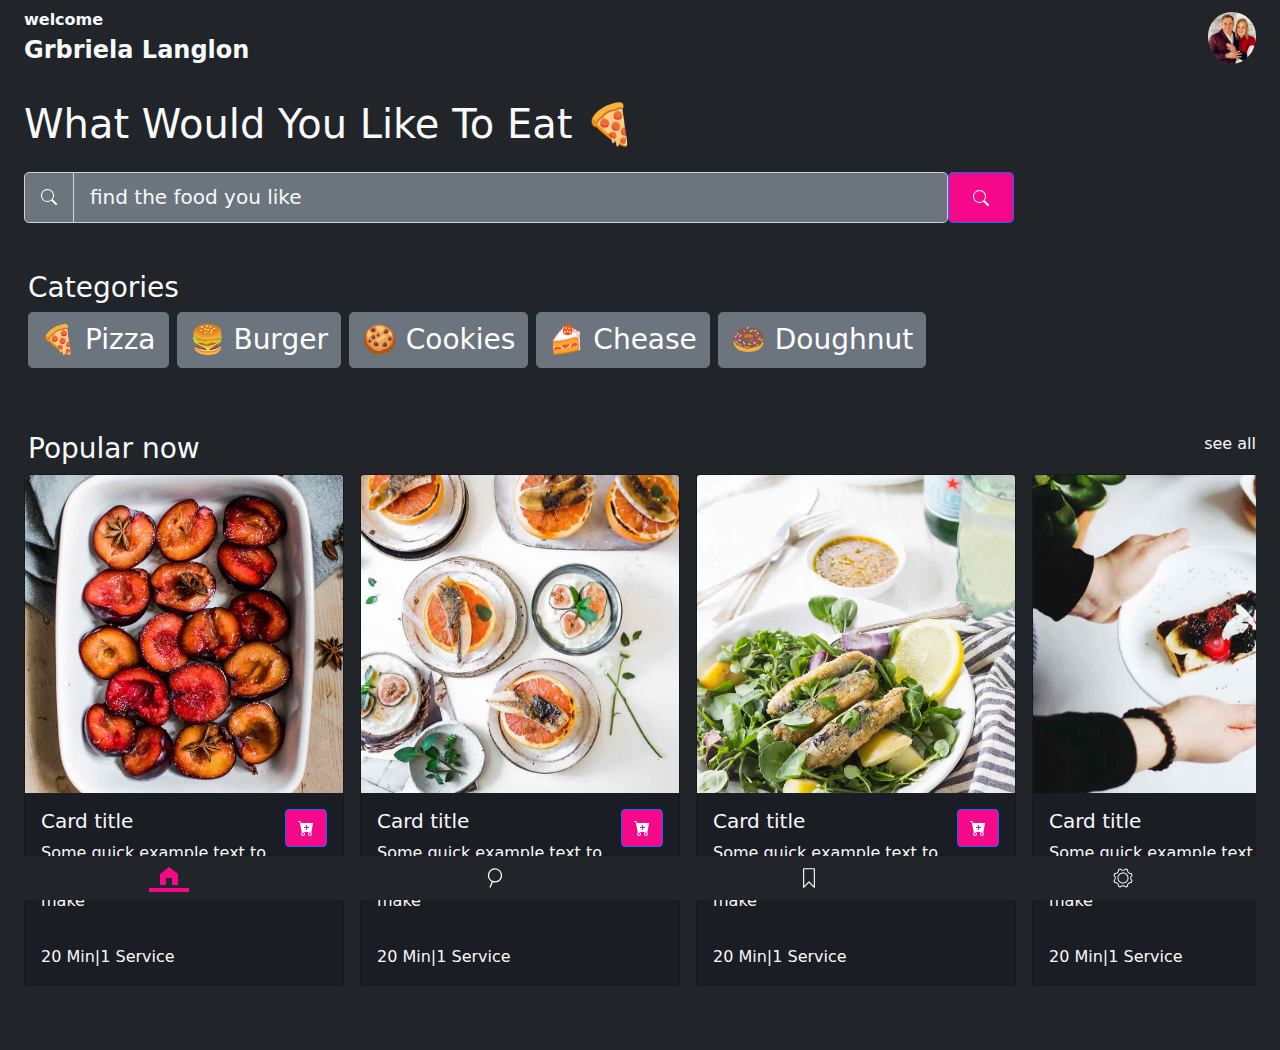
<file: templates/index.html>
<!DOCTYPE html>
<html lang="en">

<head>
    <meta charset="UTF-8">
    <meta http-equiv="X-UA-Compatible" content="IE=edge">
    <meta name="viewport" content="width=device-width, initial-scale=1.0">
    <link rel="stylesheet" href="../static/bootstrap-5.1.3-dist\css\bootstrap.min.css">
    <link rel="stylesheet" href="../static/css/main.css">

    <script src="../static/bootstrap-5.1.3-dist/js/bootstrap.min.js"></script>
    <script src="../static/js/jquery-3.6.0.js"></script>
    <script src="../static/js/gsap.min.js"></script>
    <script src="../static/js/main.js"></script>
    <title>Document</title>
</head>

<body class=" text-light bg-dark">

    <header class="bg-dark py-2 px-4 d-flex justify-content-between">
        <div class="">
            <div class="fw-bold" >welcome</div>
            <div class="fs-4 fw-bold">Grbriela Langlon</div>
        </div>
        <div class="w-10 w-25">
            <img class="img-proc rounded-circle pt-1" width="100%" src="../static/assets/img/profile.jpeg" alt="">
        </div>
    </header>

    <div class="px-4 mt-4">
        <h1 class="w-75 text-capitalize">what would you like to eat 🍕</h1>

        <form action="" method="post">
            <div class="form mt-4 d-flex">
                <div class="w-75 input-group input-group-lg rounded rounded-3">
                    <span class="input-group-text bg-secondary" id="search-icon"><img
                            src="../static/assets/icons/search.svg" alt=""></span>
                    <input class="form-control text-light bg-secondary" type="search"
                        placeholder="find the food you like" value="find the food you like" name="search_bar"
                        id="search-bar">
                </div>
                <div class="w-25">
                    <button class="btn btn-lg btn-primary rounded rounded-3" type="submit">
                        <img class="p-2" src="../static/assets/icons/search.svg" alt=""></button>
                </div>
            </div>
        </form>
    </div>

    <section class="p-5 px-4">
        <h3 class="ps-1">Categories</h3>
        <div class="overflow-auto d-flex">
            <button class="categories-btn btn btn-secondary rounded rounded-3 fs-3 mx-1">🍕 Pizza</button>
            <button class="categories-btn btn btn-secondary rounded rounded-3 fs-3 mx-1">🍔 Burger</button>
            <button class="categories-btn btn btn-secondary rounded rounded-3 fs-3 mx-1">🍪 Cookies</button>
            <button class="categories-btn btn btn-secondary rounded rounded-3 fs-3 mx-1">🍰 Chease</button>
            <button class="categories-btn btn btn-secondary rounded rounded-3 fs-3 mx-1">🍩 Doughnut</button>
        </div>
    </section>

    <section class="py-3 px-4 mb-5">
        <div class="d-flex justify-content-between">
            <h3 class="ps-1">Popular now</h3>
            <p>see all</p>
        </div>
        <div class="w-100 overflow-auto d-flex">
            <div class="card bg-secondary-dark me-3" style="min-width: 20rem;">
                <img src="../static/assets/img/img-11.jpg" width="100%" class="aspect-ratio card-img-top" alt="...">
                <div class="card-body d-flex">
                    <div>
                        <h5 class="card-title">Card title</h5>
                        <p class="card-text">Some quick example text to build on the card title and make</p>
                    </div>
                    <div>
                        <a href="food.html" class="btn btn-primary"><img src="../static/assets/icons/cart-plus-fill.svg" alt=""></a>
                    </div>
                </div>
                <div class="card-body">20 Min|1 Service</div>
            </div>
            <div class="card bg-secondary-dark me-3" style="min-width: 20rem;">
                <img src="../static/assets/img/img-12.jpg" width="100%" class="aspect-ratio card-img-top" alt="...">
                <div class="card-body d-flex">
                    <div>
                        <h5 class="card-title">Card title</h5>
                        <p class="card-text">Some quick example text to build on the card title and make</p>
                    </div>
                    <div>
                        <a href="food.html" class="btn btn-primary"><img src="../static/assets/icons/cart-plus-fill.svg" alt=""></a>
                    </div>
                </div>
                <div class="card-body">20 Min|1 Service</div>
            </div>
            <div class="card bg-secondary-dark me-3" style="min-width: 20rem;">
                <img src="../static/assets/img/img-10.jpg" width="100%" class="aspect-ratio card-img-top" alt="...">
                <div class="card-body d-flex">
                    <div>
                        <h5 class="card-title">Card title</h5>
                        <p class="card-text">Some quick example text to build on the card title and make</p>
                    </div>
                    <div>
                        <a href="food.html" class="btn btn-primary"><img src="../static/assets/icons/cart-plus-fill.svg" alt=""></a>
                    </div>
                </div>
                <div class="card-body">20 Min|1 Service</div>
            </div>
            <div class="card bg-secondary-dark me-3" style="min-width: 20rem;">
                <img src="../static/assets/img/img-01.jpg" width="100%" class="aspect-ratio card-img-top" alt="...">
                <div class="card-body d-flex">
                    <div>
                        <h5 class="card-title">Card title</h5>
                        <p class="card-text">Some quick example text to build on the card title and make</p>
                    </div>
                    <div>
                        <a href="food.html" class="btn btn-primary"><img src="../static/assets/icons/cart-plus-fill.svg" alt=""></a>
                    </div>
                </div>
                <div class="card-body">20 Min|1 Service</div>
            </div>
            <div class="card bg-secondary-dark me-3" style="min-width: 20rem;">
                <img src="../static/assets/img/img-04.jpg" width="100%" class="aspect-ratio card-img-top" alt="...">
                <div class="card-body d-flex">
                    <div>
                        <h5 class="card-title">Card title</h5>
                        <p class="card-text">Some quick example text to build on the card title and make</p>
                    </div>
                    <div>
                        <a href="food.html" class="btn btn-primary"><img src="../static/assets/icons/cart-plus-fill.svg" alt=""></a>
                    </div>
                </div>
                <div class="card-body">20 Min|1 Service</div>
            </div>
        </div>
        
    </section>

    <footer class="fixed-bottom d-flex justify-content-around bg-dark py-2">
        
        <div class="align-self-center icon-div border-bottom border-primary border-4">
            <svg class="" width="40" height="24" fill="var(--primary)" viewBox="0 0 24 24">
                <path d="M3 10v11h6v-7h6v7h6v-11L12,3z"/>
            </svg>
        </div>

        <div class="align-self-center icon-div ">
            <svg class="svg-icon border-primary border-2" width="40" viewBox="0 0 20 20">
                <path fill="none" d="M12.323,2.398c-0.741-0.312-1.523-0.472-2.319-0.472c-2.394,0-4.544,1.423-5.476,3.625C3.907,7.013,3.896,8.629,4.49,10.102c0.528,1.304,1.494,2.333,2.72,2.99L5.467,17.33c-0.113,0.273,0.018,0.59,0.292,0.703c0.068,0.027,0.137,0.041,0.206,0.041c0.211,0,0.412-0.127,0.498-0.334l1.74-4.23c0.583,0.186,1.18,0.309,1.795,0.309c2.394,0,4.544-1.424,5.478-3.629C16.755,7.173,15.342,3.68,12.323,2.398z M14.488,9.77c-0.769,1.807-2.529,2.975-4.49,2.975c-0.651,0-1.291-0.131-1.897-0.387c-0.002-0.004-0.002-0.004-0.002-0.004c-0.003,0-0.003,0-0.003,0s0,0,0,0c-1.195-0.508-2.121-1.452-2.607-2.656c-0.489-1.205-0.477-2.53,0.03-3.727c0.764-1.805,2.525-2.969,4.487-2.969c0.651,0,1.292,0.129,1.898,0.386C14.374,4.438,15.533,7.3,14.488,9.77z"></path>
            </svg>
        </div>

        <div class="align-self-center icon-div ">
            <svg class="svg-icon border-primary border-2" width="40" fill="white" viewBox="0 0 20 20">
                <path d="M14.467,1.771H5.533c-0.258,0-0.47,0.211-0.47,0.47v15.516c0,0.414,0.504,0.634,0.802,0.331L10,13.955l4.136,4.133c0.241,0.241,0.802,0.169,0.802-0.331V2.241C14.938,1.982,14.726,1.771,14.467,1.771 M13.997,16.621l-3.665-3.662c-0.186-0.186-0.479-0.186-0.664,0l-3.666,3.662V2.711h7.994V16.621z"></path>
            </svg>
        </div>
        <div class="align-self-center icon-div ">
            <svg class="svg-icon border-primary border-2" width="40" viewBox="0 0 20 20">
                <path d="M17.498,11.697c-0.453-0.453-0.704-1.055-0.704-1.697c0-0.642,0.251-1.244,0.704-1.697c0.069-0.071,0.15-0.141,0.257-0.22c0.127-0.097,0.181-0.262,0.137-0.417c-0.164-0.558-0.388-1.093-0.662-1.597c-0.075-0.141-0.231-0.22-0.391-0.199c-0.13,0.02-0.238,0.027-0.336,0.027c-1.325,0-2.401-1.076-2.401-2.4c0-0.099,0.008-0.207,0.027-0.336c0.021-0.158-0.059-0.316-0.199-0.391c-0.503-0.274-1.039-0.498-1.597-0.662c-0.154-0.044-0.32,0.01-0.416,0.137c-0.079,0.106-0.148,0.188-0.22,0.257C11.244,2.956,10.643,3.207,10,3.207c-0.642,0-1.244-0.25-1.697-0.704c-0.071-0.069-0.141-0.15-0.22-0.257C7.987,2.119,7.821,2.065,7.667,2.109C7.109,2.275,6.571,2.497,6.07,2.771C5.929,2.846,5.85,3.004,5.871,3.162c0.02,0.129,0.027,0.237,0.027,0.336c0,1.325-1.076,2.4-2.401,2.4c-0.098,0-0.206-0.007-0.335-0.027C3.001,5.851,2.845,5.929,2.77,6.07C2.496,6.572,2.274,7.109,2.108,7.667c-0.044,0.154,0.01,0.32,0.137,0.417c0.106,0.079,0.187,0.148,0.256,0.22c0.938,0.936,0.938,2.458,0,3.394c-0.069,0.072-0.15,0.141-0.256,0.221c-0.127,0.096-0.181,0.262-0.137,0.416c0.166,0.557,0.388,1.096,0.662,1.596c0.075,0.143,0.231,0.221,0.392,0.199c0.129-0.02,0.237-0.027,0.335-0.027c1.325,0,2.401,1.076,2.401,2.402c0,0.098-0.007,0.205-0.027,0.334C5.85,16.996,5.929,17.154,6.07,17.23c0.501,0.273,1.04,0.496,1.597,0.66c0.154,0.047,0.32-0.008,0.417-0.137c0.079-0.105,0.148-0.186,0.22-0.256c0.454-0.453,1.055-0.703,1.697-0.703c0.643,0,1.244,0.25,1.697,0.703c0.071,0.07,0.141,0.15,0.22,0.256c0.073,0.098,0.188,0.152,0.307,0.152c0.036,0,0.073-0.004,0.109-0.016c0.558-0.164,1.096-0.387,1.597-0.66c0.141-0.076,0.22-0.234,0.199-0.393c-0.02-0.129-0.027-0.236-0.027-0.334c0-1.326,1.076-2.402,2.401-2.402c0.098,0,0.206,0.008,0.336,0.027c0.159,0.021,0.315-0.057,0.391-0.199c0.274-0.5,0.496-1.039,0.662-1.596c0.044-0.154-0.01-0.32-0.137-0.416C17.648,11.838,17.567,11.77,17.498,11.697 M16.671,13.334c-0.059-0.002-0.114-0.002-0.168-0.002c-1.749,0-3.173,1.422-3.173,3.172c0,0.053,0.002,0.109,0.004,0.166c-0.312,0.158-0.64,0.295-0.976,0.406c-0.039-0.045-0.077-0.086-0.115-0.123c-0.601-0.6-1.396-0.93-2.243-0.93s-1.643,0.33-2.243,0.93c-0.039,0.037-0.077,0.078-0.116,0.123c-0.336-0.111-0.664-0.248-0.976-0.406c0.002-0.057,0.004-0.113,0.004-0.166c0-1.75-1.423-3.172-3.172-3.172c-0.054,0-0.11,0-0.168,0.002c-0.158-0.312-0.293-0.639-0.405-0.975c0.044-0.039,0.085-0.078,0.124-0.115c1.236-1.236,1.236-3.25,0-4.486C3.009,7.719,2.969,7.68,2.924,7.642c0.112-0.336,0.247-0.664,0.405-0.976C3.387,6.668,3.443,6.67,3.497,6.67c1.75,0,3.172-1.423,3.172-3.172c0-0.054-0.002-0.11-0.004-0.168c0.312-0.158,0.64-0.293,0.976-0.405C7.68,2.969,7.719,3.01,7.757,3.048c0.6,0.6,1.396,0.93,2.243,0.93s1.643-0.33,2.243-0.93c0.038-0.039,0.076-0.079,0.115-0.123c0.336,0.112,0.663,0.247,0.976,0.405c-0.002,0.058-0.004,0.114-0.004,0.168c0,1.749,1.424,3.172,3.173,3.172c0.054,0,0.109-0.002,0.168-0.004c0.158,0.312,0.293,0.64,0.405,0.976c-0.045,0.038-0.086,0.077-0.124,0.116c-0.6,0.6-0.93,1.396-0.93,2.242c0,0.847,0.33,1.645,0.93,2.244c0.038,0.037,0.079,0.076,0.124,0.115C16.964,12.695,16.829,13.021,16.671,13.334 M10,5.417c-2.528,0-4.584,2.056-4.584,4.583c0,2.529,2.056,4.584,4.584,4.584s4.584-2.055,4.584-4.584C14.584,7.472,12.528,5.417,10,5.417 M10,13.812c-2.102,0-3.812-1.709-3.812-3.812c0-2.102,1.71-3.812,3.812-3.812c2.102,0,3.812,1.71,3.812,3.812C13.812,12.104,12.102,13.812,10,13.812"></path>
            </svg>
        </div>
    </footer>
</body>

</html>
</file>
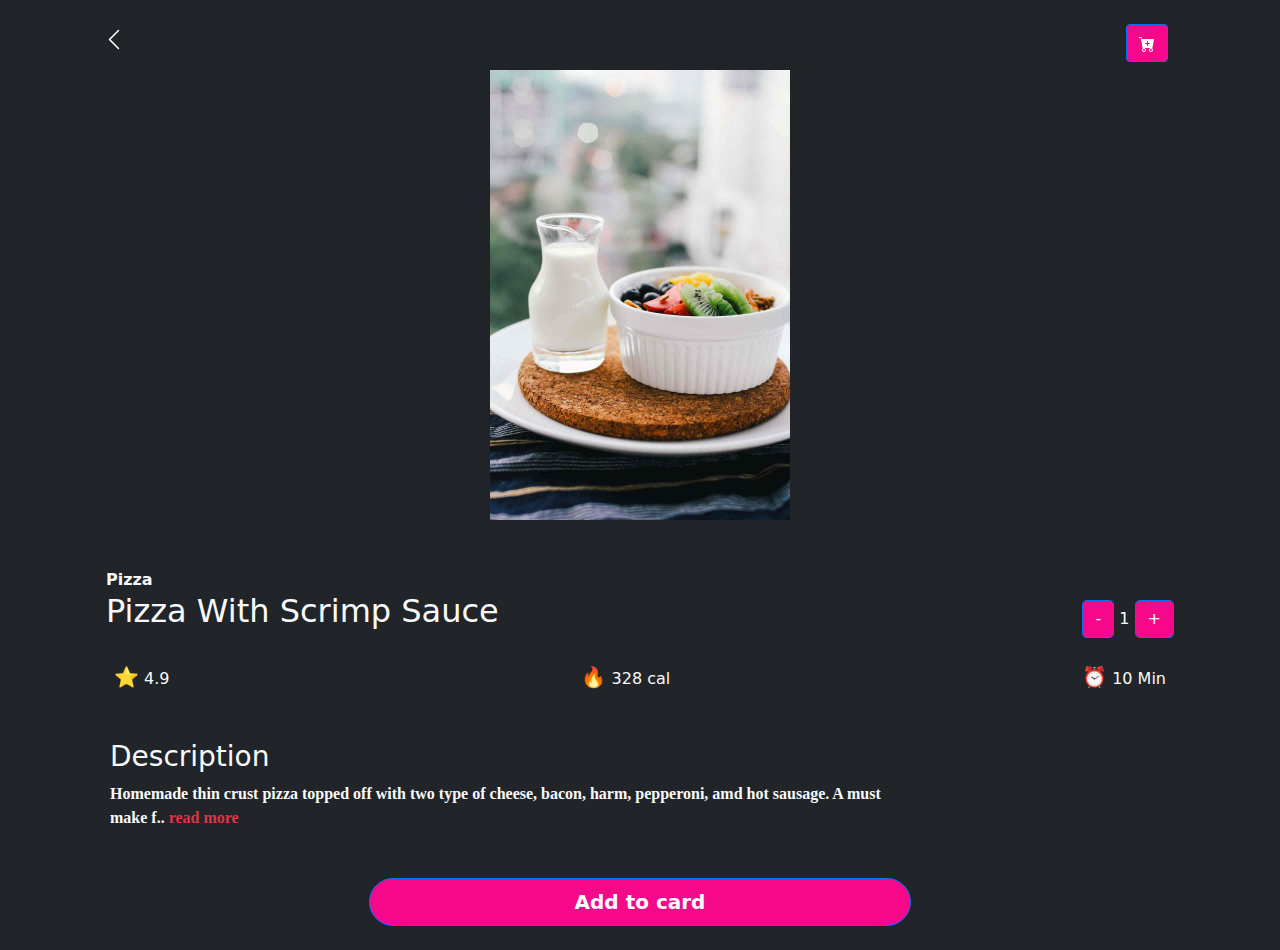
<file: templates/food.html>
<!DOCTYPE html>
<html lang="en">

<head>
    <meta charset="UTF-8">
    <meta http-equiv="X-UA-Compatible" content="IE=edge">
    <meta name="viewport" content="width=device-width, initial-scale=1.0">
    <link rel="stylesheet" href="../static/bootstrap-5.1.3-dist\css\bootstrap.min.css">
    <link rel="stylesheet" href="../static/css/main.css">

    <script src="../static/bootstrap-5.1.3-dist/js/bootstrap.min.js"></script>
    <script src="../static/js/jquery-3.6.0.js"></script>
    <script src="../static/js/gsap.min.js"></script>
    <script src="../static/js/main.js"></script>
    <title>Document</title>
</head>
<body class="text-light bg-dark container">
    <header class="bg-dark py-2 pt-4 px-4 d-flex justify-content-between">
        <div class="svg-icon">
            <a href="index.html"><img src="../static/assets/icons/chevron-left.svg" alt=""></a>
        </div>
        <div class="w-10 w-25">
            <a href="#" class="btn btn-primary"><img src="../static/assets/icons/cart-plus-fill.svg" alt=""></a>        </div>
    </header>

    <section class="px-4 ">
        <div class="w-100 d-flex justify-content-center">
            <!-- class for image with background class="rounded-circle aspect-ratio" -->
            <img src="../static/assets/img/img-06.jpg"  style="box-shadow: 3px 3px 10px 15px rgb(33,37,41); max-height: 50vh !important;"  alt="">
        </div>
        <div class="d-flex justify-content-between mt-5">
            <div class="">
                <div class="fw-bold" >Pizza</div>
                <h1 class="text-capitalize fs-2">Pizza with Scrimp Sauce</h1>
                <!-- <div class="fs-4 fw-bold">Pizza with Scrimp Sauce</div> -->
            </div>
            <div class="align-self-end w-fitcontent mw-25">
                <button class="decrement btn btn-primary rounded rounded-3 ">-</button>
                <span class="order-amount">1</span>
                <button class="increment btn btn-primary rounded rounded-3">+</button>
            </div>
        </div>

        <div class="d-flex justify-content-between mt-4 mx-2">
            <div class="align-self-center">
                <span class="fs-5">⭐</span>
                <span>4.9</span>
            </div>
    
            <div class="align-self-center">
                <span class="fs-5">🔥</span>
                <span>328 cal</span>
            </div>
            <div class="align-self-center">
                <span class="fs-5">⏰</span>
                <span>10 Min</span>
            </div>
        </div>
    </section>

    <div class="px-4 p-5">
        <h3 class="ps-1">Description</h3>
        <div class="ps-1 max-word text-font fw-bold">
            Homemade thin crust pizza topped off 
            with two type of cheese, bacon, harm, pepperoni,
            amd hot sausage. A must make f..
            <span class="text-danger">read more</span>
        </div>
    </div>

    <div class="d-flex justify-content-center mx-3 mb-4">
        <button class="btn btn-primary btn-cart fw-bold fs-5 w-100 py-2 rounded-pill">Add to card</button>
    </div>

</body>
</html>
</file>
<file: static/css/main.css>
*{
    --primary:rgb(245, 8, 138);
    --dark-secondary: rgba(22, 22, 32, 0.49);
}

.w-10{
    width: 3em !important;
}

.text-white{
    color: white !important;
}

.btn-primary{
    background-color: var(--primary);
}

.border-primary{
    border-color: var(--primary) !important;
}

.categories-btn:hover{
    background-color: var(--primary);
}

.aspect-ratio{
    aspect-ratio: 1/1 !important;
    width: 100%;
    object-fit: cover;
}

.bg-secondary-dark{
    background-color: var(--dark-secondary);
}

.w-fitcontent{
    min-width: fit-content;
}

.max-word{
    max-width: 60ch;
}
 
.text-font{
font-family: 'Bookman Old Style',Cambra,Candara;
}

@media (min-width:500px) {
    .max-word{
        max-width: 75%;
    }
    .btn-cart{
        width: 50% !important;
    }
}

.svg-icon {
    width: 1em;
    height: 1em;
    transform: scale(1.5);
  }

  .icon-div:hover .svg-icon path,
  .icon-div:hover .svg-icon polygon,
  .icon-div:hover .svg-icon rect {
  fill: var(--primary);
  }

.svg-icon path,
.svg-icon polygon,
.svg-icon rect {
fill: white;
}
  
.svg-icon circle {
stroke: white;
stroke-width: 1;
    }
</file>
